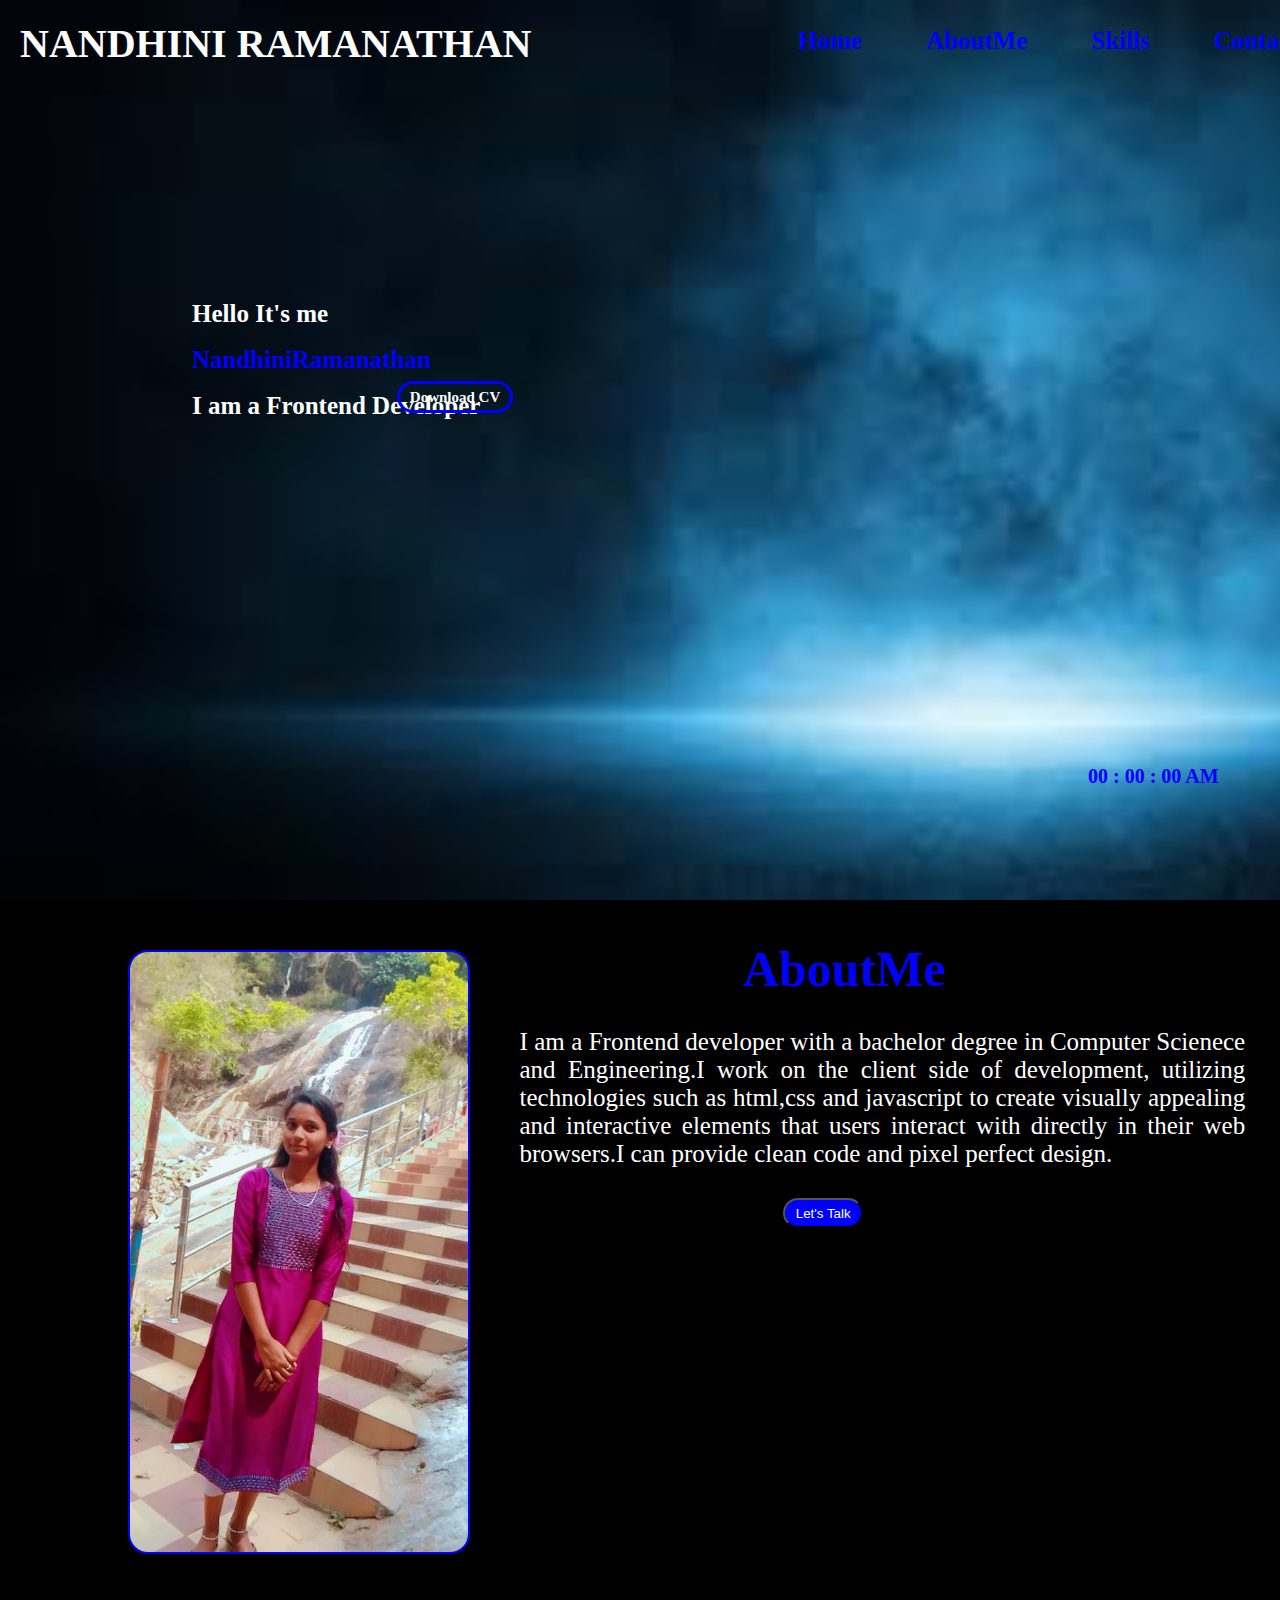
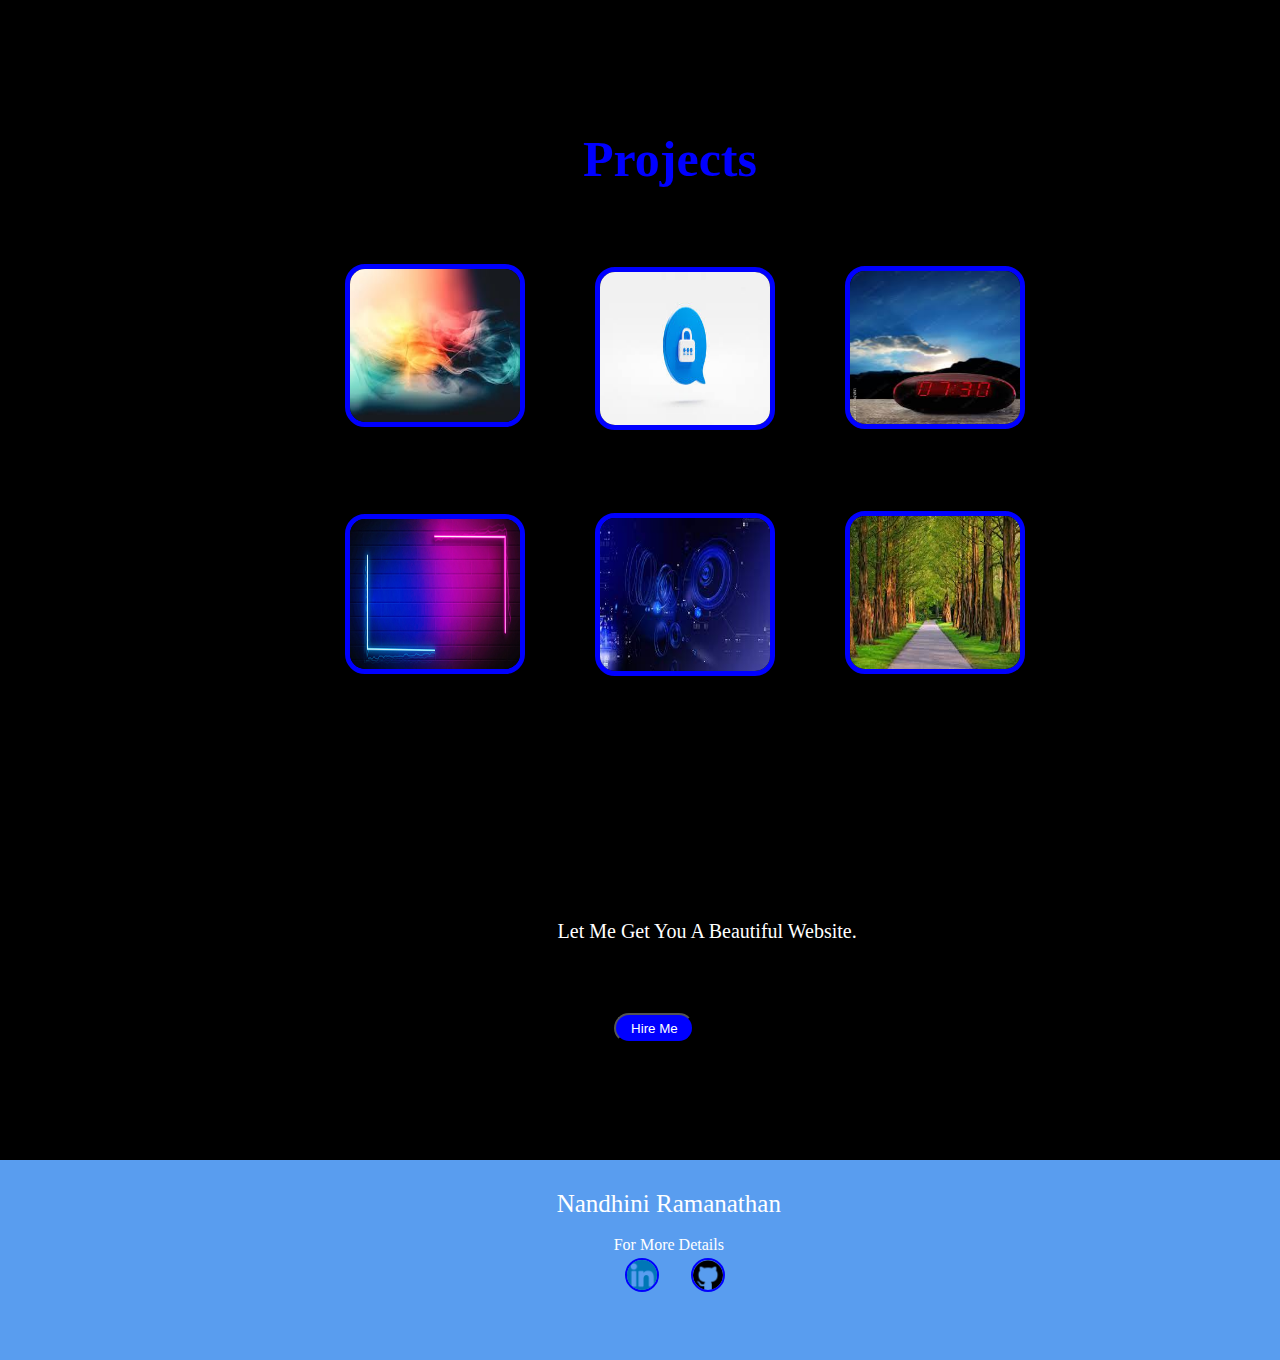
<file: index.html>
<!DOCTYPE html>
<html lang="en">
<head>
    <meta charset="UTF-8">
    <meta name="viewport" content="width=device-width, initial-scale=1.0">
    <title>Document</title>
    <link rel="stylesheet" href="port.css">
    
</head>
<body>
    <div class="hero">

        <h2 class="name">NANDHINI RAMANATHAN</h2>
        <a href="">Home</a>
        <a href="#about1">AboutMe</a>
        <a href="#skill">Skills</a>
        <a href="#cnt">Contact</a>
        

        <div class="content">
            <h3>Hello It's me</h3><br>
            <h2>NandhiniRamanathan</h2><br>
            <h3>I am a Frontend Developer</h3>
        </div>
        <div class="clock">
            <div class="time">
                <span id="hours">00</span>
                <span>:</span>
                <span id="minutes">00</span>
                <span>:</span>
                <span id="seconds">00</span>
                <span id="format">AM</span>
            </div>
    
            <script>
                function time(){
                let clock=new Date()
                let hr=clock.getHours()
                let min=clock.getMinutes()
                let sec=clock.getSeconds()
                let hours=document.querySelector("#hours")
                if(hr>=12)
                format.innerHTML="PM"
                if(hr>12)
                hr=hr-12
                if(hr<10)
                hr="0"+hr
                hours.innerHTML=hr;
                let minutes=document.querySelector("#minutes")
                if(min<10)
                    min="0"+min
                minutes.innerHTML=min;
                let seconds=document.querySelector("#seconds")
                if(sec<10)
                sec="0"+sec
                seconds.innerHTML=sec;
                
                }
                setInterval(time,1000)
            </script>
        </div>

        <div>
            <a href="Nandy.pdf"class="rm" download>Download CV</a>
        </div>
    </div>
        <div class="about" id="about1">
            <img src="nand.jpg" class="nand">
            <div class="cont">
            <h2 class="abt">AboutMe</h2>
            <p class="para">I am a Frontend developer with a bachelor degree in Computer Scienece and Engineering.I work on the client side of development,
                 utilizing technologies such as html,css and javascript 
                 to create visually appealing and interactive elements that users interact with directly in their web browsers.I can provide clean code and pixel perfect design.</p>
                 <div><button class="btn">Let's Talk</button></div>
                </div>
                
</div>

     
<div class="skills" id="skill">
    <h2 class="sk">Projects</h2>
    <div class="bx">
    <div><a href="acolor.html"><img src="color.jpg" class="color"></a></div>
    <div><a href="otp.html"><img src="otpg.jpg" class="otp"></a></div>
    <div><a href="dtime.html"><img src="dc.jpg" class="dtime"></a></div>
    <div><a href="Awall.html"><img src="atime.jpg" class="atime"></a></div>
    <div><a href="convert.html"><img src="convert.jpg" class="length"></a></div>
    <div><a href="car.html"><img src="park.jpg" class="car"></a></div>
    </div>
</div>
   <div id="cnt">
   <div class="contact">
    <p class="ct">Let Me Get You A Beautiful Website.</p>   
    <button id="btn">Hire Me</button>
    </div>

    <div class="ft">
        <p class="end">Nandhini Ramanathan</p>
        <br>
        <p class="ed">For More Details</p>
        <br><br>
        <br>
        <div class="social">
          <!-- <a href="mailto:nandhini4122001@gmail.com"><img src="em.png" class="em"></a> -->
          <a href="https://www.linkedin.com/in/nandhini4122001"><img src="link.png" class="link"></a>
          <a href="https://github.com/"><img src="gt.png" class="gt"></a>

        </div>
    </div>
</div>
</body>
</html>
</file>
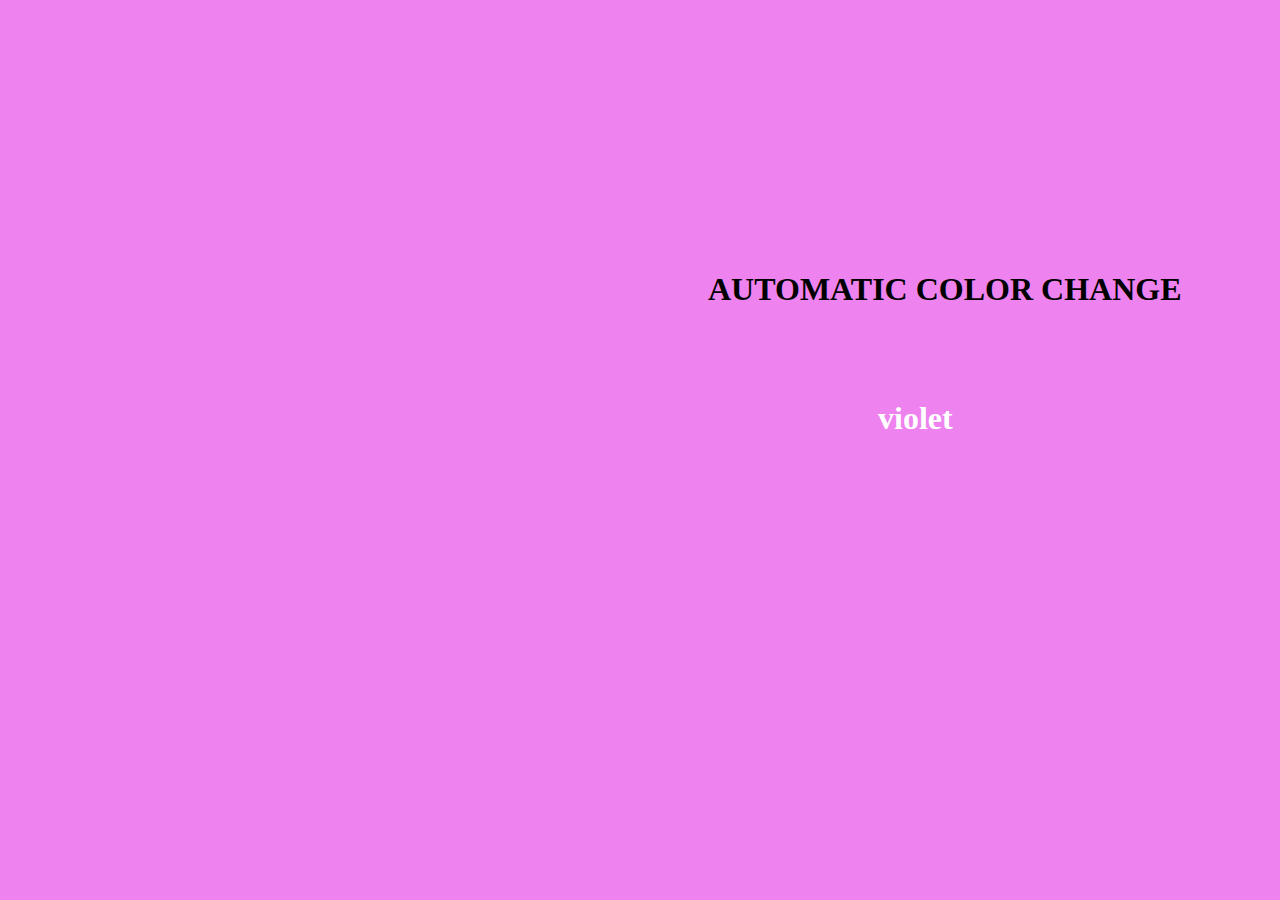
<file: acolor.html>
<!DOCTYPE html>
<html lang="en">
<head>
    <meta charset="UTF-8">
    <meta name="viewport" content="width=device-width, initial-scale=1.0">
    <title>Document</title>
    <link rel="stylesheet" href=" color.css">

</head>
<body>
    <h1> AUTOMATIC COLOR CHANGE</h1>
    <h1 id="text"></h1>
    
    <script>
        function rand(){
        let body=document.querySelector("body")
        let color=['red','brown','yellow','yellowgreen','green','violet','blue','skyblue','orange','aqua','crimson','deeppink','darkmagenta'];
        let colorindex=Math.floor(Math.random()*color.length);
        body.style.backgroundColor=color[colorindex];
        let text=document.querySelector("#text")
        text.innerHTML=color[colorindex];
        }
        rand()
        setInterval(rand,1000)
    </script>
</body>
</html>
</file>
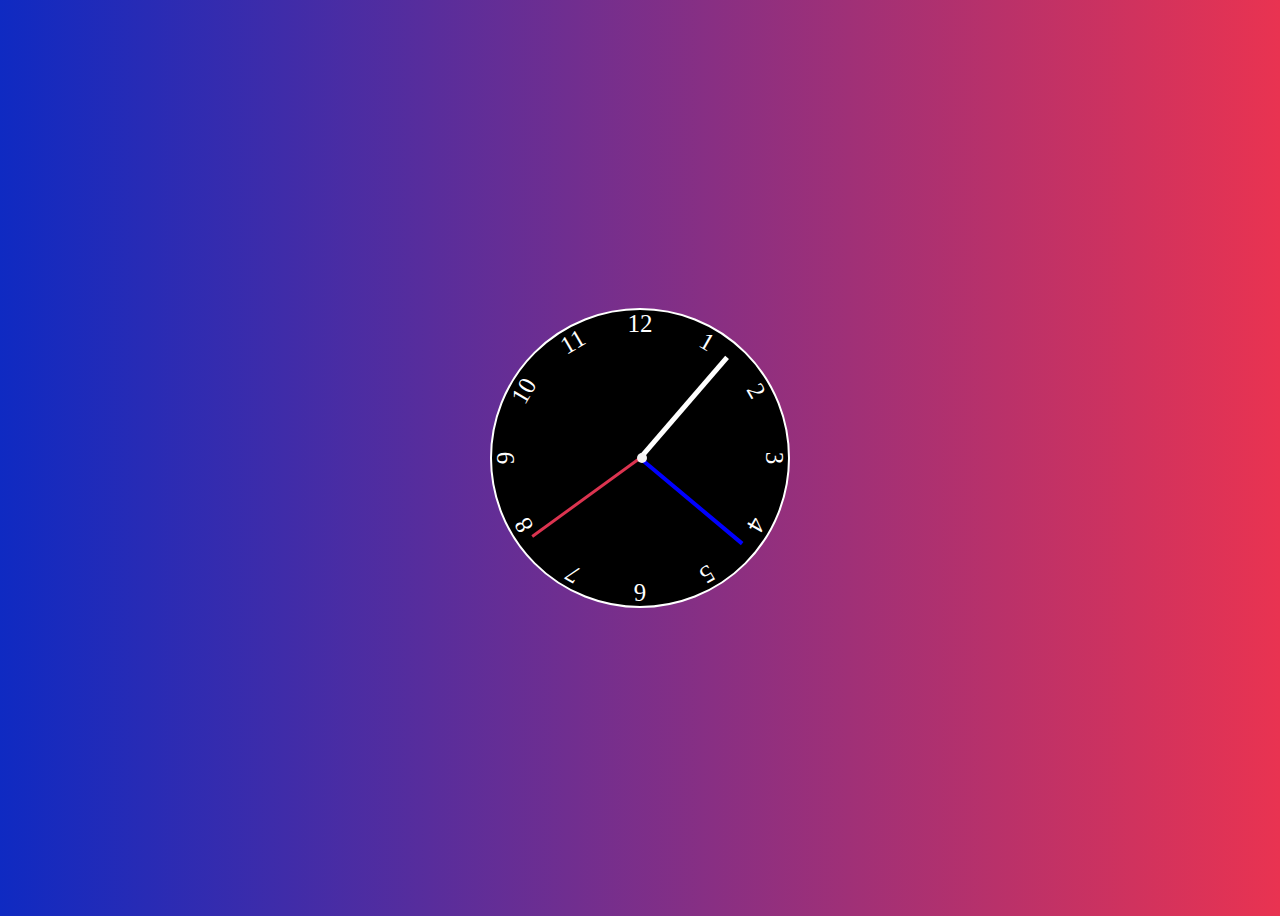
<file: Awall.html>
<!DOCTYPE html>
<html lang="en">
<head>
    <meta charset="UTF-8">
    <meta name="viewport" content="width=device-width, initial-scale=1.0">
    <title>Document</title>
    <link rel="stylesheet" href="wall.css">
</head>
<body>
    <div class="clock">
        <div class="hand hour" id="hour"></div>
        <div class="hand minute" id="minute"></div>
        <div class="hand second" id="second"></div>
        <div class="point"></div>
        <div class=" number number1">1</div>
        <div class="number number2">2</div>
        <div class="number number3">3</div>
        <div class="number number4">4</div>
        <div class="number number5">5</div>
        <div class="number number6">6</div>
        <div class="number number7">7</div>
        <div class="number number8">8</div>
        <div class="number number9">9</div>
        <div class="number number10">10</div>
        <div class="number number11">11</div>
        <div class="number number12">12</div>

    </div>
    <script>
        let hour=document.querySelector("#hour")
        let minute=document.querySelector("#minute")
        let second=document.querySelector("#second")
         function clock(){
            let clock=new Date();
            let sec=clock.getSeconds()/60;
            let min=(sec+clock.getMinutes())/60;
            let hr=(min+clock.getHours())/12;
            setRotation(second,sec);
            setRotation(minute,min);
            setRotation(hour,hr);
         }
         function setRotation(element,rotationRatio){
            element.style.setProperty("--rotation",rotationRatio*360);
         }
         clock();
         setInterval(clock,1000)
    </script>
</body>
</html>
</file>
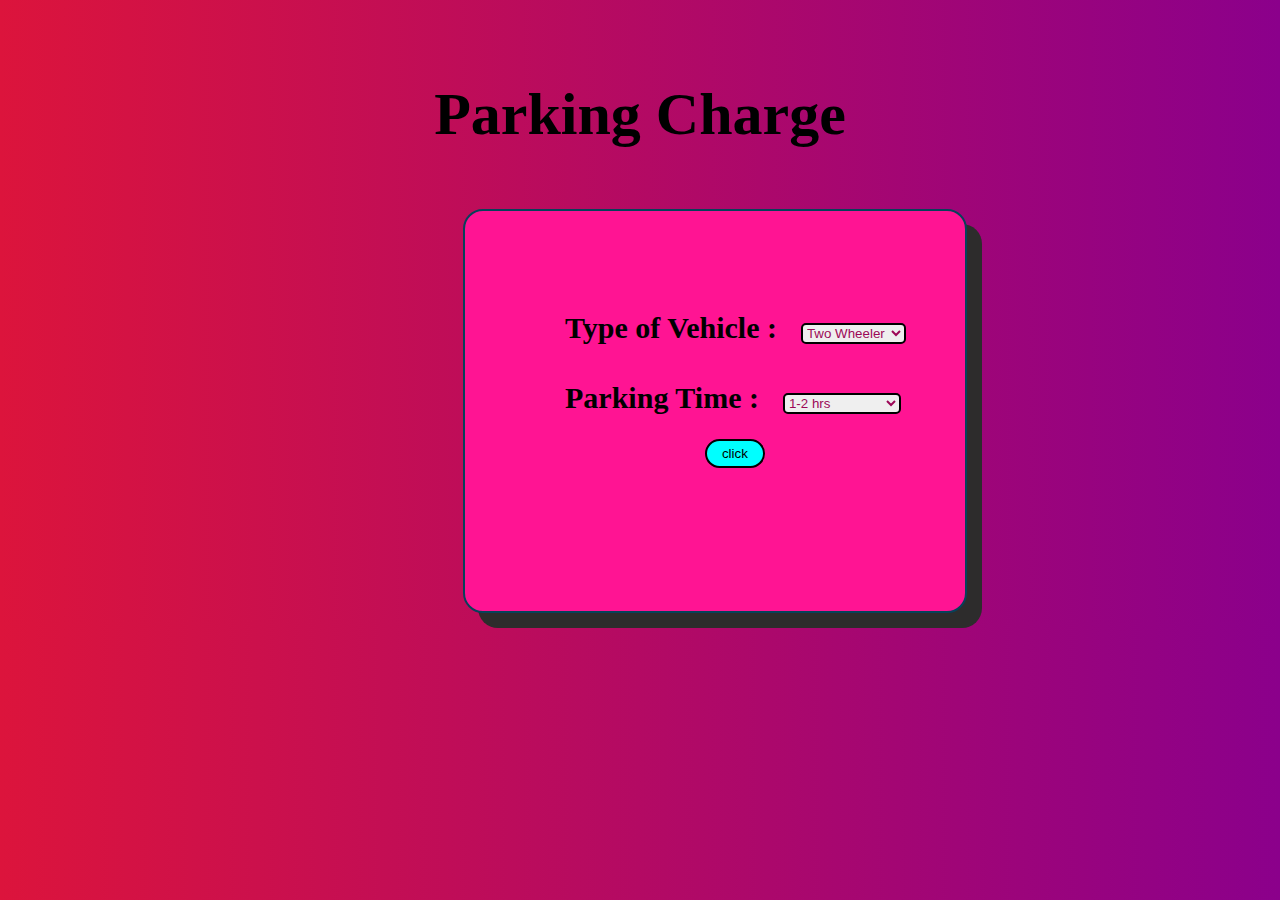
<file: car.html>
<!DOCTYPE html>
<html lang="en">
<head>
    <meta charset="UTF-8">
    <meta name="viewport" content="width=device-width, initial-scale=1.0">
    <title>Document</title>
    <link rel="stylesheet" href="car.css">
</head>
<body>
    <h1>Parking Charge</h1>
    <div class="car">
        <label> Type of Vehicle :</label>
        <select id="input1">
            <option value="Two wheeler">Two Wheeler</option>
            <option value="Four wheeler">Four Wheeler</option>
        </select><br>
        <br><br>
        <label>Parking Time :</label>
        <select id="input2">
            <option value="1-2 hrs">1-2 hrs</option>
            <option value="2-4 hrs">2-4 hrs</option>
            <option value="4-6 hrs">4-6 hrs</option>
            <option value="More than 6 hrs">More than 6 hrs</option>
        </select>
        <button type="submit" id="btn">click</button>
        <h3 id="output"></h3>
   

        <script>
            let button=document.querySelector("button");
            button.addEventListener('click',display);

            function display(){
                let input1=document.querySelector("#input1");
                let input2=document.querySelector("#input2");
                let output1=input1.options[input1.selectedIndex].value;
                let output2=input2.options[input2.selectedIndex].value;

                 if(output1=="Two wheeler")
                 if(output2=="1-2 hrs")
                 output.innerHTML=" Parking Charge is 20Rs";
                else if(output2=="2-4 hrs")
                output.innerHTML="Parking Charge is 40Rs";
                else if(output2=="4-6 hrs")
                output.innerHTML="Parking Charge is 60Rs";
                // else if(output2=="More Than 6 hrs")
                // output.innerHTML="Parking Charge is 80Rs";
                else
                output.innerHTML="Parking charge is 80Rs";
            
                else if(output1=="Four wheeler")
                if(output2=="1-2 hrs")
                 output.innerHTML=" Parking Charge is 30Rs";
                else if(output2=="2-4 hrs")
                output.innerHTML="Parking Charge is 60Rs";
                else if(output2=="4-6 hrs")
                output.innerHTML="Parking Charge is 90Rs";
                // else if(output2=="More Than 6 hrs")
                // output.innerHTML="Parking Charge is 120Rs";
                else
                output.innerHTML="Parking Charge is 120Rs";
                
            }
        </script>
         </div>
    
</body>
</html>
</file>
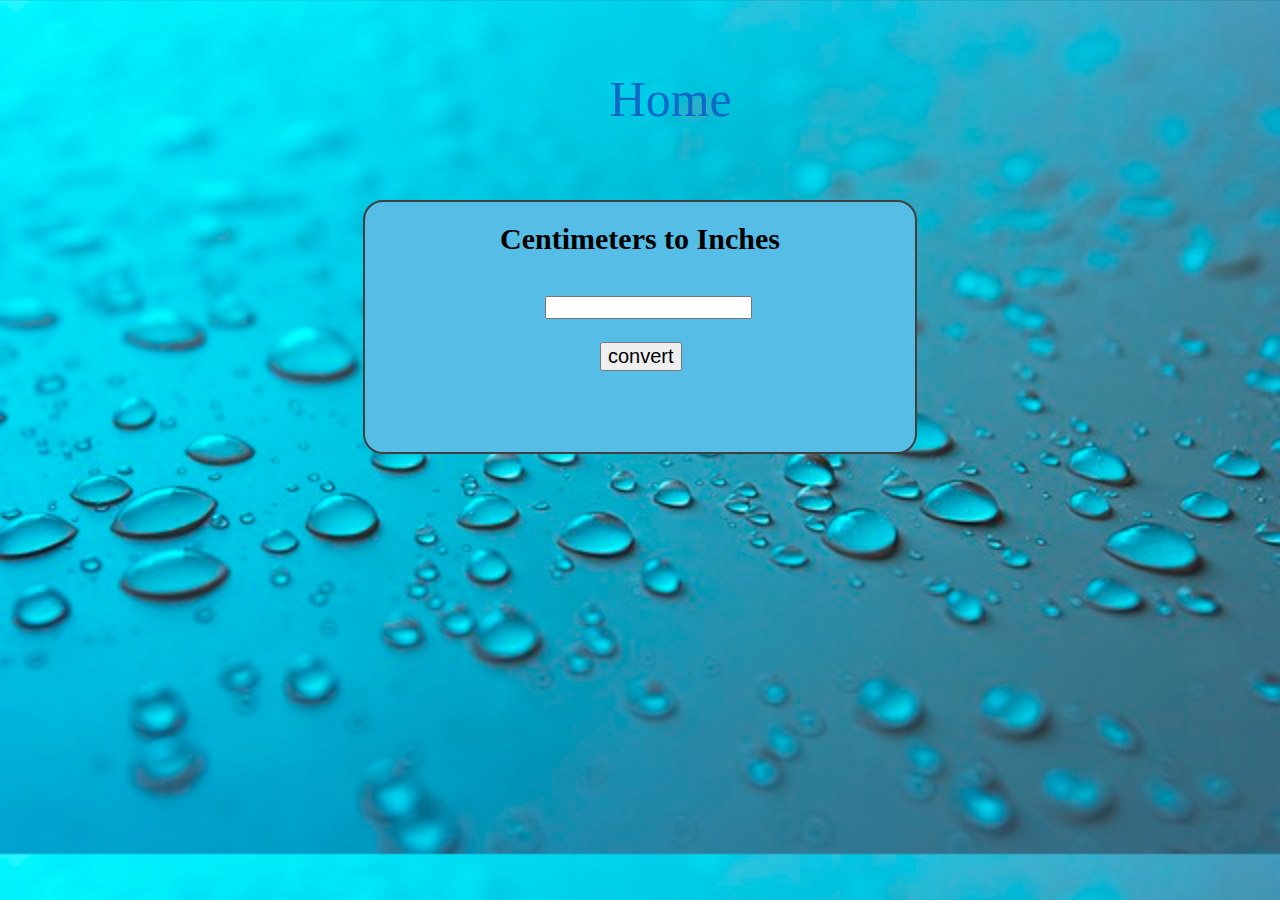
<file: cm.html>
<!DOCTYPE html>
<html lang="en">
<head>
    <meta charset="UTF-8">
    <meta name="viewport" content="width=device-width, initial-scale=1.0">
    <title>Document</title>
    <link rel="stylesheet" href="cm.css">
</head>
<body>  
    <a href="convert.html">Home</a>
    <div class="box">
    <h1>Centimeters to Inches</h1>
    <input type="number" id="centi"><br><br>
    <button onclick="convert()">convert</button>
    <h2 id="inch"></h2>
    <script>
        function convert(){
        let input=document.getElementById("centi").value
        let output=document.getElementById("inch")
        let c=input/2.54
        output.innerHTML=c
        }
    </script>
    </div>
</body>
</html>
</file>
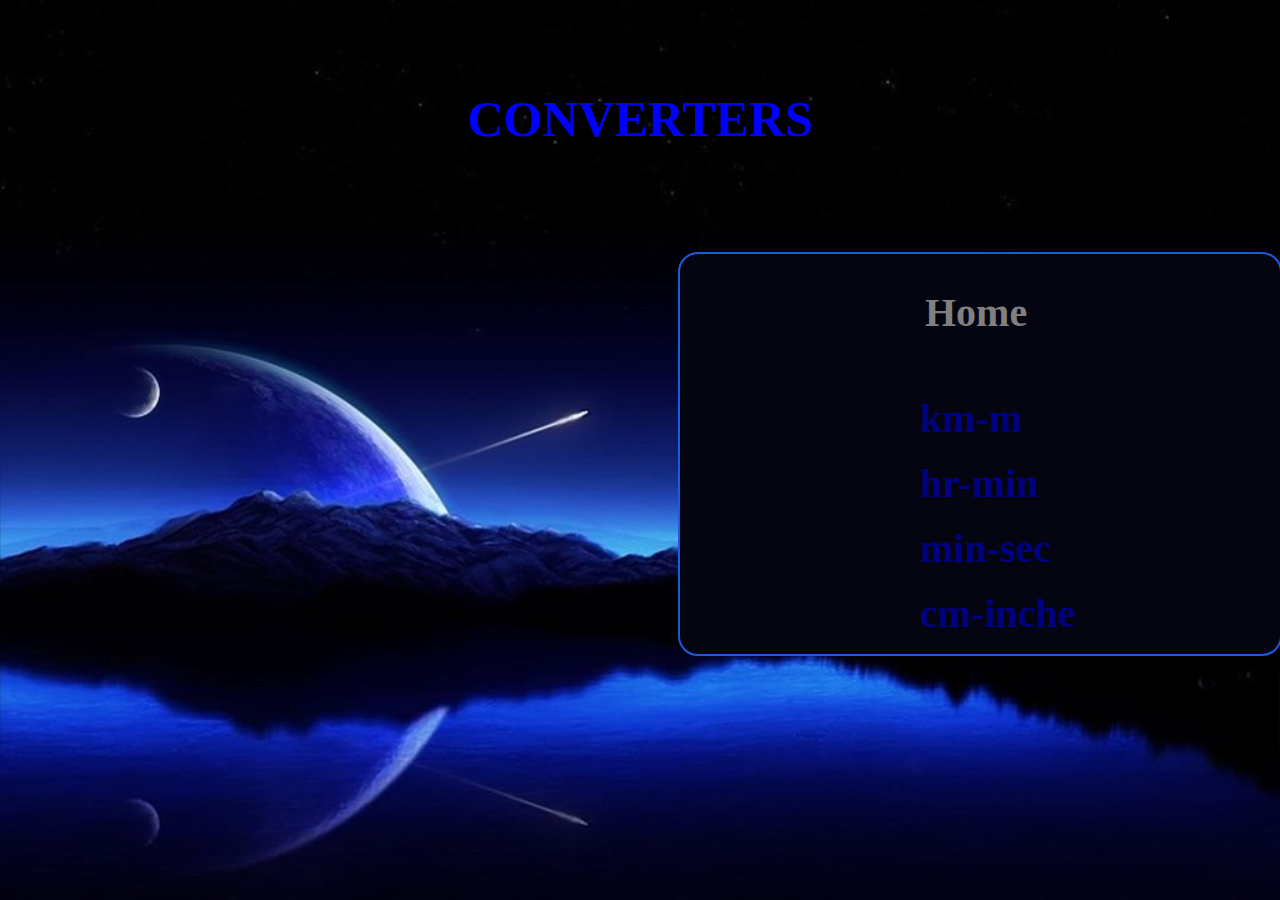
<file: convert.html>
<!DOCTYPE html>
<html lang="en">
<head>
    <meta charset="UTF-8">
    <meta name="viewport" content="width=device-width, initial-scale=1.0">
    <title>Document</title>
    <link rel="stylesheet" href="convert.css">
</head>
<body>

    
    <h1>CONVERTERS</h1>
    <div class="box">
      <a href="convert.html" class="a">Home</a><br><br>
     <ul class="new">
      <a href="km.html">km-m</a><br><br>
      <a href="hr.html">hr-min</a><br><br>
      <a href="sec.html">min-sec</a><br><br>
      <a href="cm.html">cm-inche</a><br><br>
     </ul>
     </div>
     
   


    </body>
    </html>
</file>
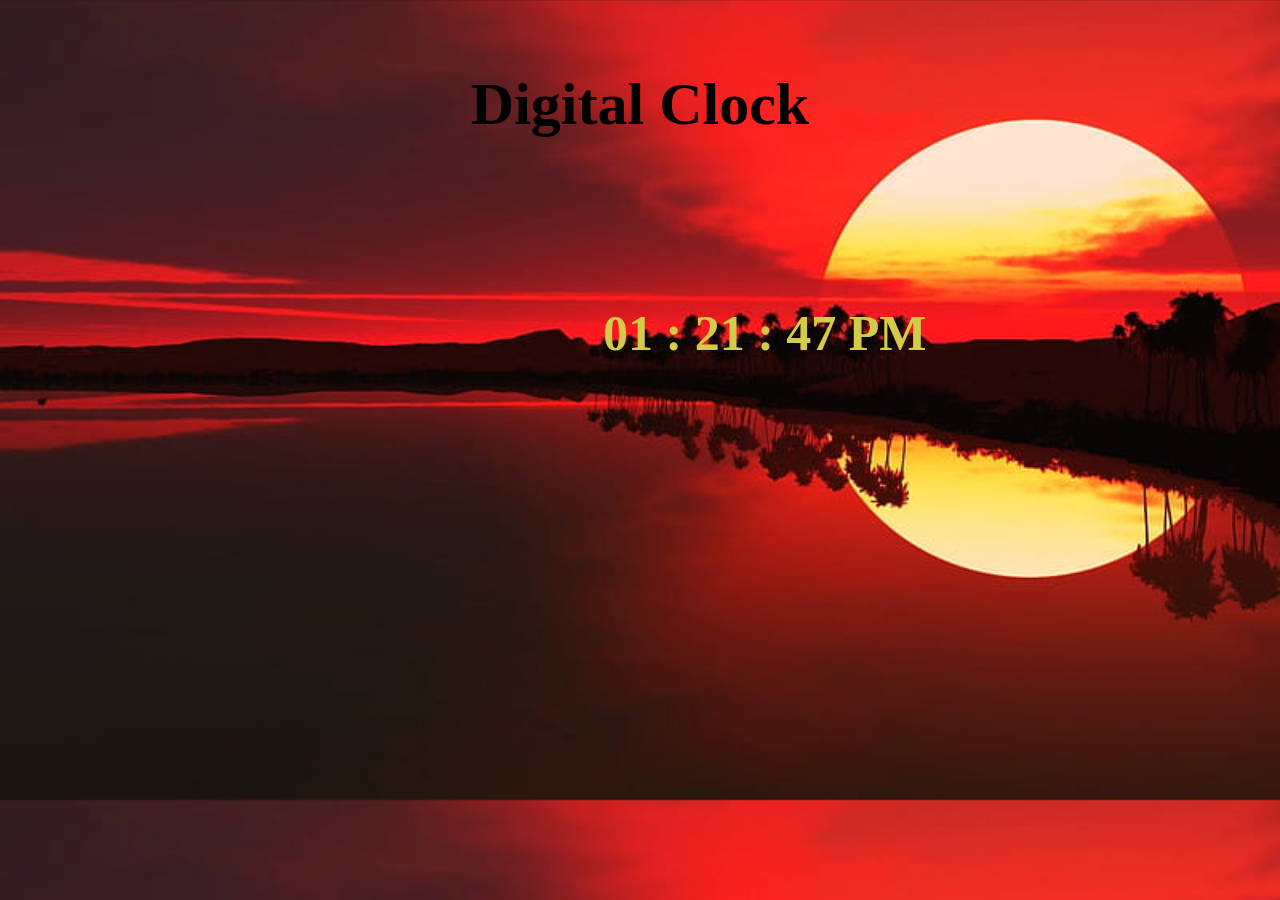
<file: dtime.html>
<!DOCTYPE html>
<html lang="en">
<head>
    <meta charset="UTF-8">
    <meta name="viewport" content="width=device-width, initial-scale=1.0">
    <title>Document</title>
    <link rel="stylesheet" href="time.css">
</head>
<body>
    <h1>Digital Clock</h1>
    <div class="time">
    <span id="hours">00</span>
    <span>:</span>
    <span id="minutes">00</span>
    <span>:</span>
    <span id="seconds">00</span>
    <span id="format">AM</span>
    <!-- <button onclick="time()">click</button> -->
</div>
    
    <script>
        function time(){
        let clock=new Date()
        let hr=clock.getHours()
        let min=clock.getMinutes()
        let sec=clock.getSeconds()
        let hours=document.querySelector("#hours")
        if(hr>=12)
        format.innerHTML="PM"
        if(hr>12)
        hr=hr-12
        if(hr<10)
        hr="0"+hr
        hours.innerHTML=hr;
        let minutes=document.querySelector("#minutes")
        if(min<10)
            min="0"+min
        minutes.innerHTML=min;
        let seconds=document.querySelector("#seconds")
        if(sec<10)
        sec="0"+sec
        seconds.innerHTML=sec;
        
        }
        time();
        setInterval(time,1000)
    </script>
</body>
</html>
</file>
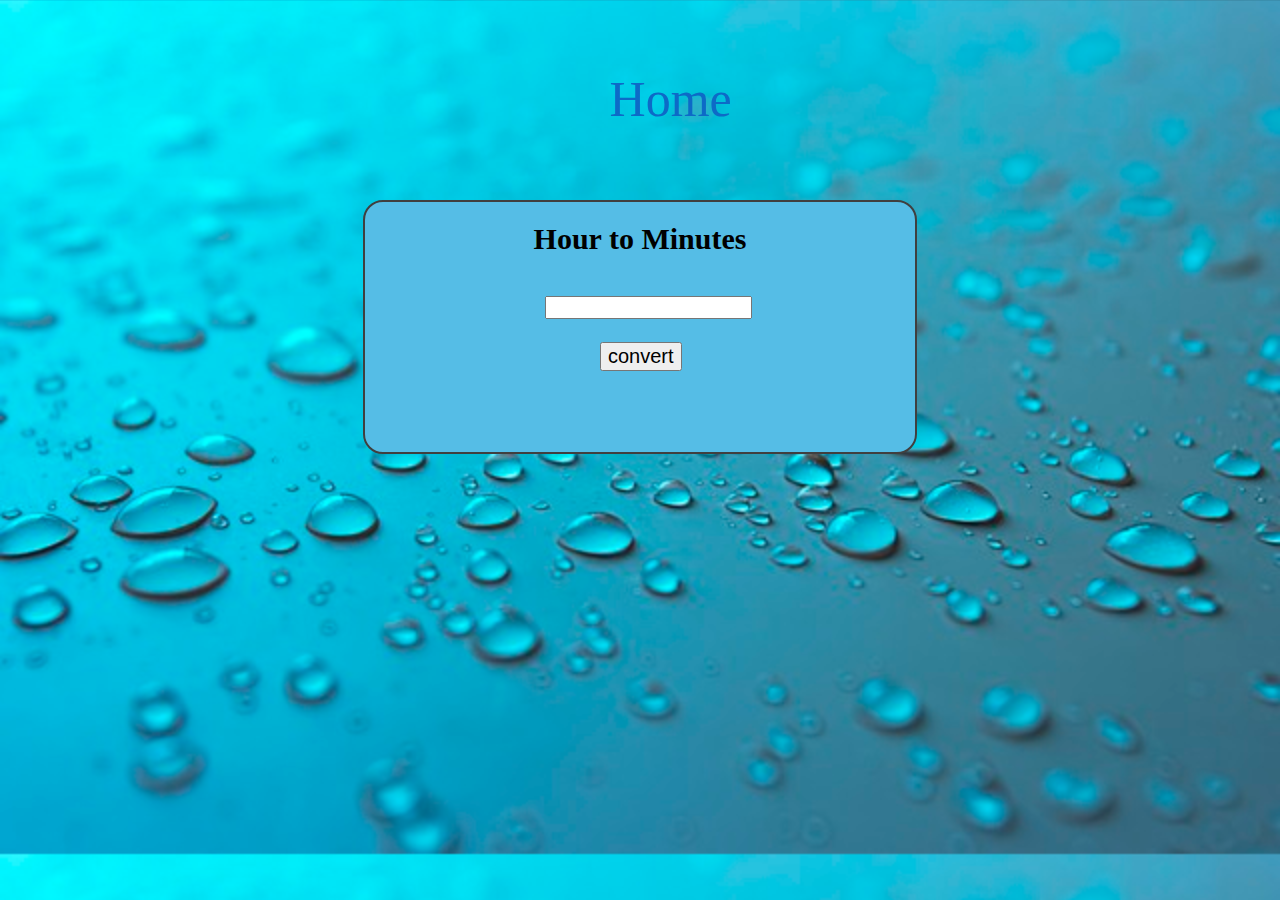
<file: hr.html>
<!DOCTYPE html>
<html lang="en">
<head>
    <meta charset="UTF-8">
    <meta name="viewport" content="width=device-width, initial-scale=1.0">
    <title>Document</title>
    <link rel="stylesheet" href="hr.css">
</head>
<body>
 <a href="convert.html">Home</a>
    <div class="box">
    <h1>Hour to Minutes</h1>
    <input type="number" id="hr"><br><br>
    <button onclick="convert()">convert</button>
    <h2 id="min"></h2>
    <script>
        function convert(){
        let input=document.getElementById("hr").value
        let output=document.getElementById("min")
        let c=input*60
        output.innerHTML=c
        }
    </script>
    </div>
</body>
</html>
</file>
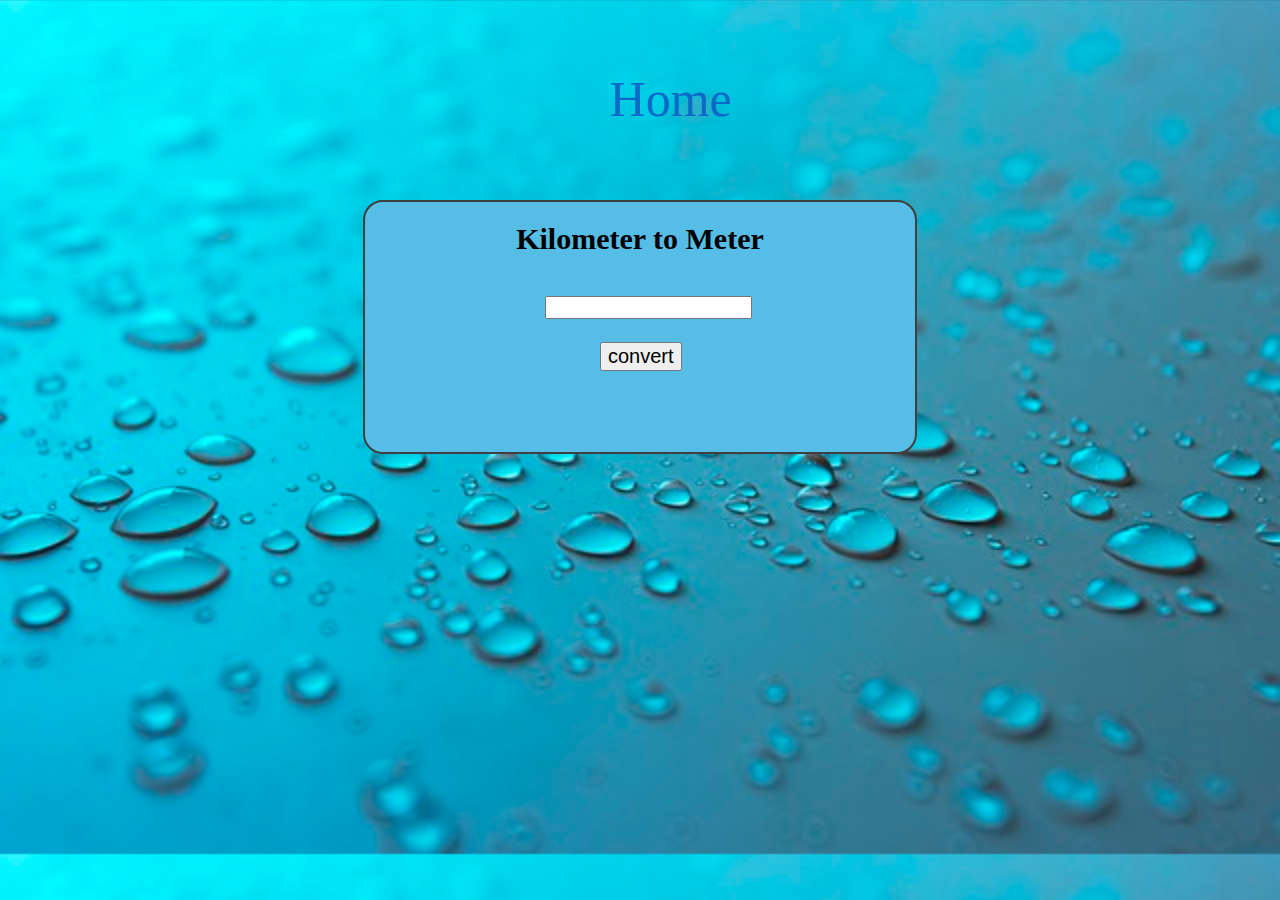
<file: km.html>
<!DOCTYPE html>
<html lang="en">
<head>
    <meta charset="UTF-8">
    <meta name="viewport" content="width=device-width, initial-scale=1.0">
    <title>Document</title>
    <link rel="stylesheet" href="m.css">
</head>
<body>
    <a href="convert.html">Home</a>
    <div class="box">
    <h1>Kilometer to Meter</h1>
    <input type="number" id="kilo"><br><br>
    <button onclick="convert()">convert</button>
    <h2 id="meter"></h2>
    <script>
        function convert(){
        let input=document.getElementById("kilo").value
        let output=document.getElementById("meter")
        let c=input*1000;
        output.innerHTML=c
        }
    </script>
    </div>
</body>
</html>
</file>
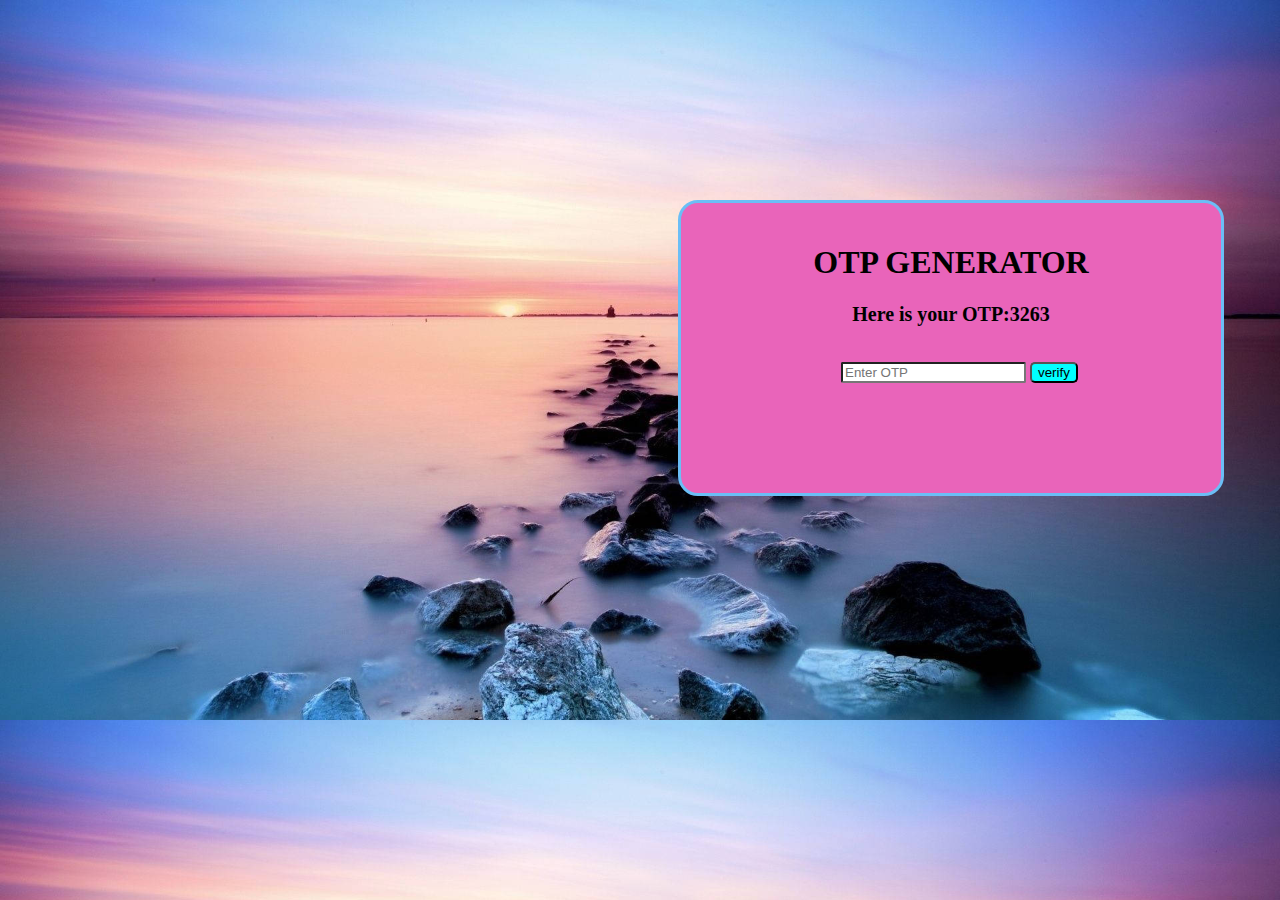
<file: otp.html>
<!DOCTYPE html>
<html lang="en">
<head>
    <meta charset="UTF-8">
    <meta name="viewport" content="width=device-width, initial-scale=1.0">
    <title>Document</title>
    <link rel="stylesheet" href="otp.css">
</head>
<body>
    <div class="container">
    <h1>OTP GENERATOR</h1>
    <lable>Here is your OTP:<span id="num">3263</span></lable>
    <br><br>
   <input type="text" id="otp" placeholder="Enter OTP">
   <button id="btn">verify</button>
   <p id="output"></p>
   </div>

    <script>
        function generate(){
        let random=Math.floor(1000+Math.random()*9000)
        return random;
        }
        function update(){
            let num=document.getElementById("num")
            let input=generate();
            num.innerHTML=input;
            return num;
        } 
        let button=document.getElementById("btn")
        button.addEventListener('click',function(){
            let num=document.getElementById("num")
            let otp=document.getElementById("otp")
            let output=document.getElementById("output")
             let generatedotp=num.innerHTML
             let enteredotp=otp.value;
             if(generatedotp===enteredotp)
             output.innerHTML="Registered"
            else
            output.innerHTML="Rejected"
        })
         setInterval(update,5000)
    </script>
</body>
</html>
</file>
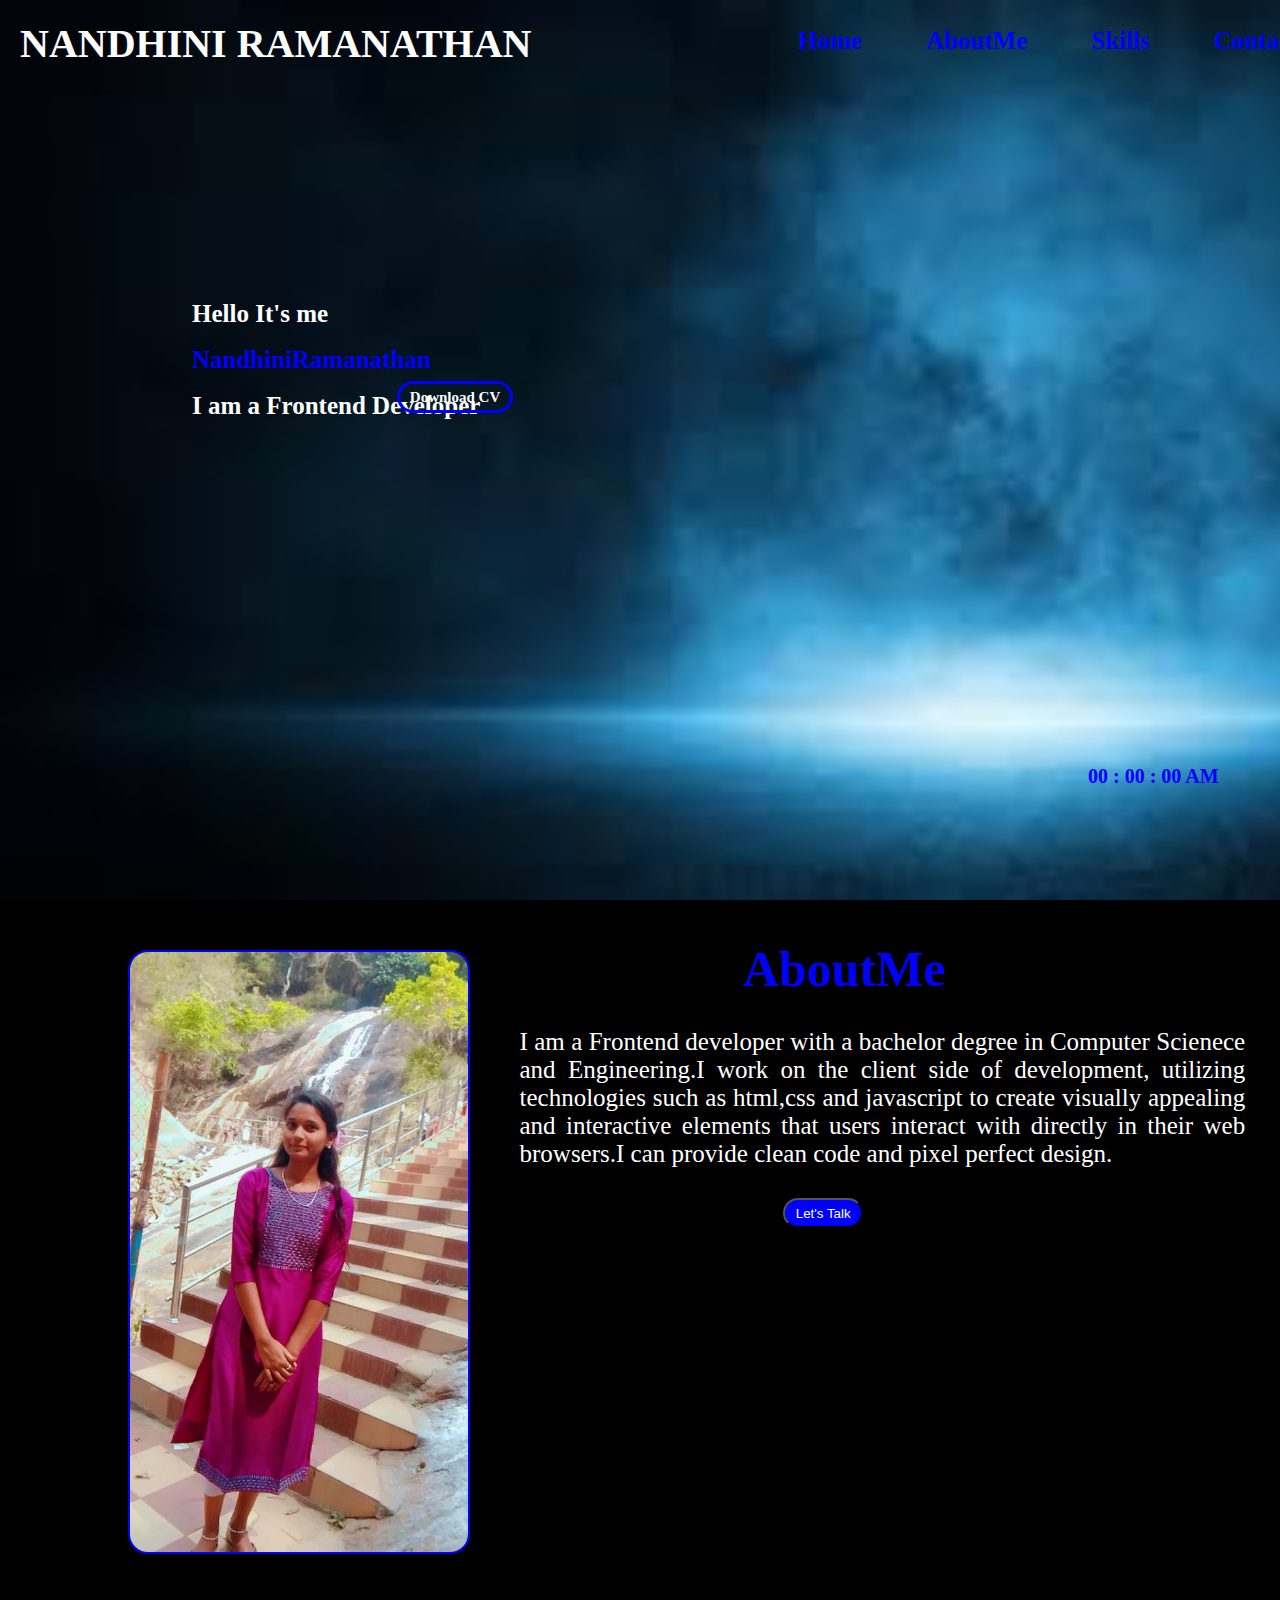
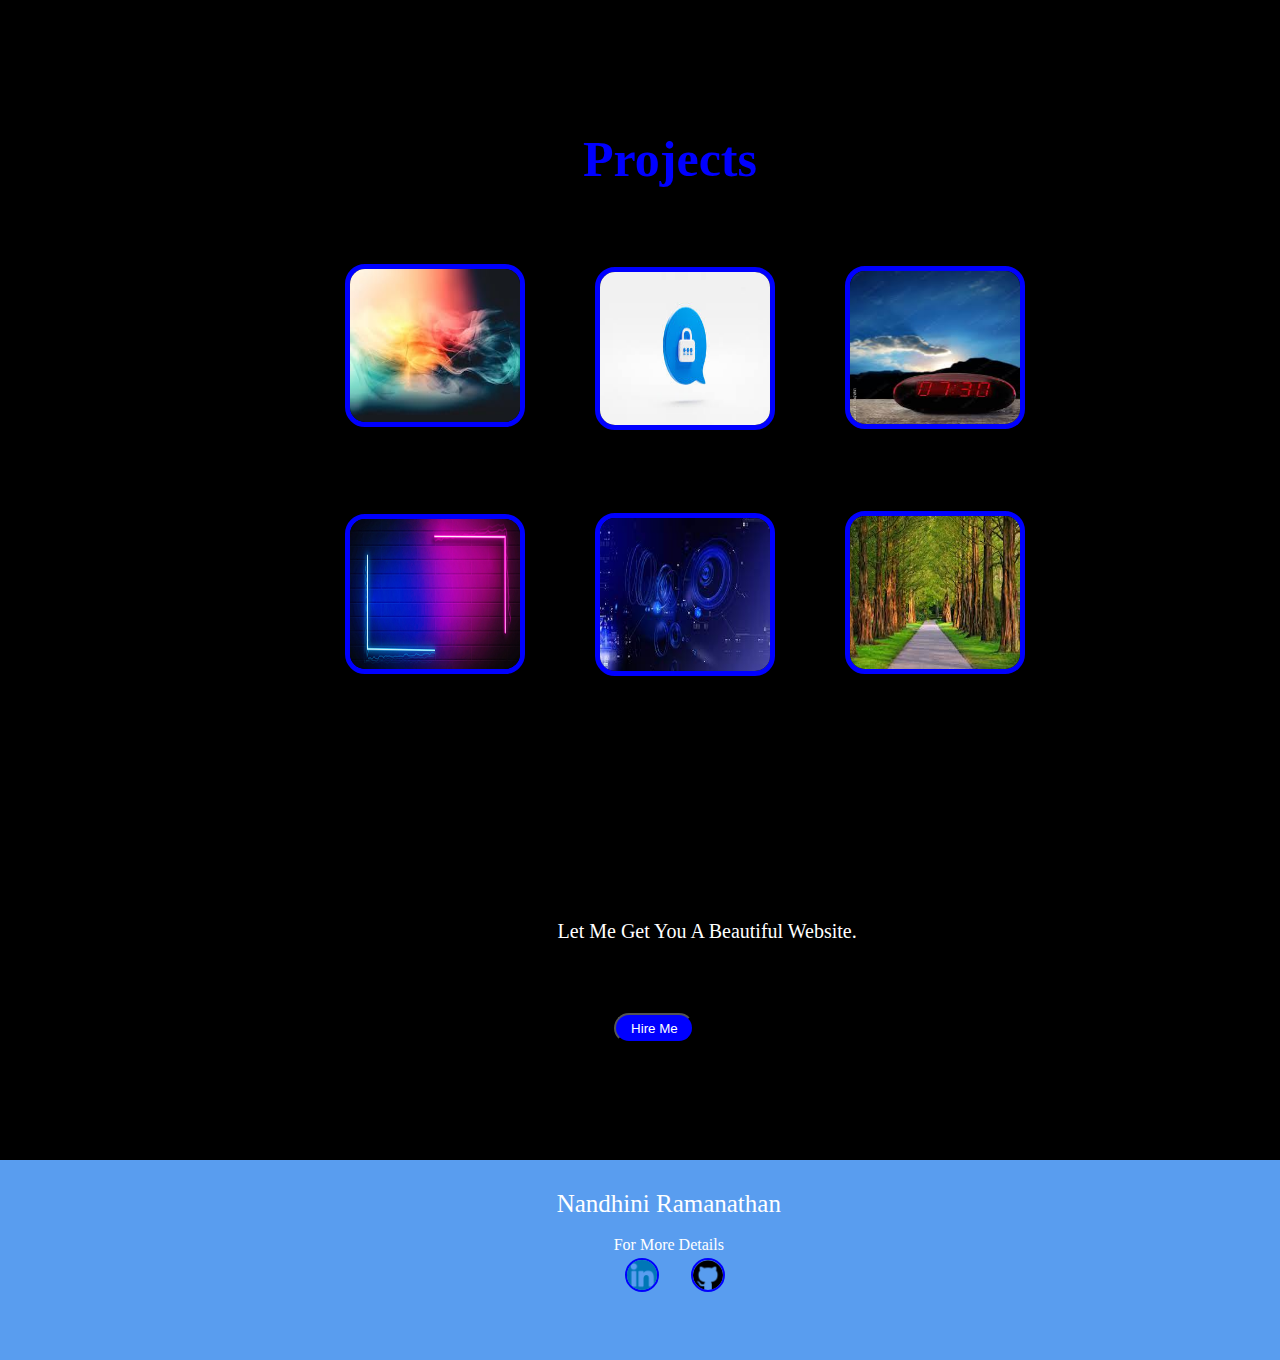
<file: port.html>
<!DOCTYPE html>
<html lang="en">
<head>
    <meta charset="UTF-8">
    <meta name="viewport" content="width=device-width, initial-scale=1.0">
    <title>Document</title>
    <link rel="stylesheet" href="port.css">
    
</head>
<body>
    <div class="hero">

        <h2 class="name">NANDHINI RAMANATHAN</h2>
        <a href="">Home</a>
        <a href="#about1">AboutMe</a>
        <a href="#skill">Skills</a>
        <a href="#cnt">Contact</a>
        

        <div class="content">
            <h3>Hello It's me</h3><br>
            <h2>NandhiniRamanathan</h2><br>
            <h3>I am a Frontend Developer</h3>
        </div>
        <div class="clock">
            <div class="time">
                <span id="hours">00</span>
                <span>:</span>
                <span id="minutes">00</span>
                <span>:</span>
                <span id="seconds">00</span>
                <span id="format">AM</span>
            </div>
    
            <script>
                function time(){
                let clock=new Date()
                let hr=clock.getHours()
                let min=clock.getMinutes()
                let sec=clock.getSeconds()
                let hours=document.querySelector("#hours")
                if(hr>=12)
                format.innerHTML="PM"
                if(hr>12)
                hr=hr-12
                if(hr<10)
                hr="0"+hr
                hours.innerHTML=hr;
                let minutes=document.querySelector("#minutes")
                if(min<10)
                    min="0"+min
                minutes.innerHTML=min;
                let seconds=document.querySelector("#seconds")
                if(sec<10)
                sec="0"+sec
                seconds.innerHTML=sec;
                
                }
                setInterval(time,1000)
            </script>
        </div>

        <div>
            <a href="Nandy.pdf"class="rm" download>Download CV</a>
        </div>
    </div>
        <div class="about" id="about1">
            <img src="nand.jpg" class="nand">
            <div class="cont">
            <h2 class="abt">AboutMe</h2>
            <p class="para">I am a Frontend developer with a bachelor degree in Computer Scienece and Engineering.I work on the client side of development,
                 utilizing technologies such as html,css and javascript 
                 to create visually appealing and interactive elements that users interact with directly in their web browsers.I can provide clean code and pixel perfect design.</p>
                 <div><button class="btn">Let's Talk</button></div>
                </div>
                
</div>

     
<div class="skills" id="skill">
    <h2 class="sk">Projects</h2>
    <div class="bx">
    <div><a href="acolor.html"><img src="color.jpg" class="color"></a></div>
    <div><a href="otp.html"><img src="otpg.jpg" class="otp"></a></div>
    <div><a href="dtime.html"><img src="dc.jpg" class="dtime"></a></div>
    <div><a href="Awall.html"><img src="atime.jpg" class="atime"></a></div>
    <div><a href="convert.html"><img src="convert.jpg" class="length"></a></div>
    <div><a href="car.html"><img src="park.jpg" class="car"></a></div>
    </div>
</div>
   <div id="cnt">
   <div class="contact">
    <p class="ct">Let Me Get You A Beautiful Website.</p>   
    <button id="btn">Hire Me</button>
    </div>

    <div class="ft">
        <p class="end">Nandhini Ramanathan</p>
        <br>
        <p class="ed">For More Details</p>
        <br><br>
        <br>
        <div class="social">
          <!-- <a href="mailto:nandhini4122001@gmail.com"><img src="em.png" class="em"></a> -->
          <a href="https://www.linkedin.com/in/nandhini4122001"><img src="link.png" class="link"></a>
          <a href="https://github.com/"><img src="gt.png" class="gt"></a>

        </div>
    </div>
</div>
</body>
</html>
</file>
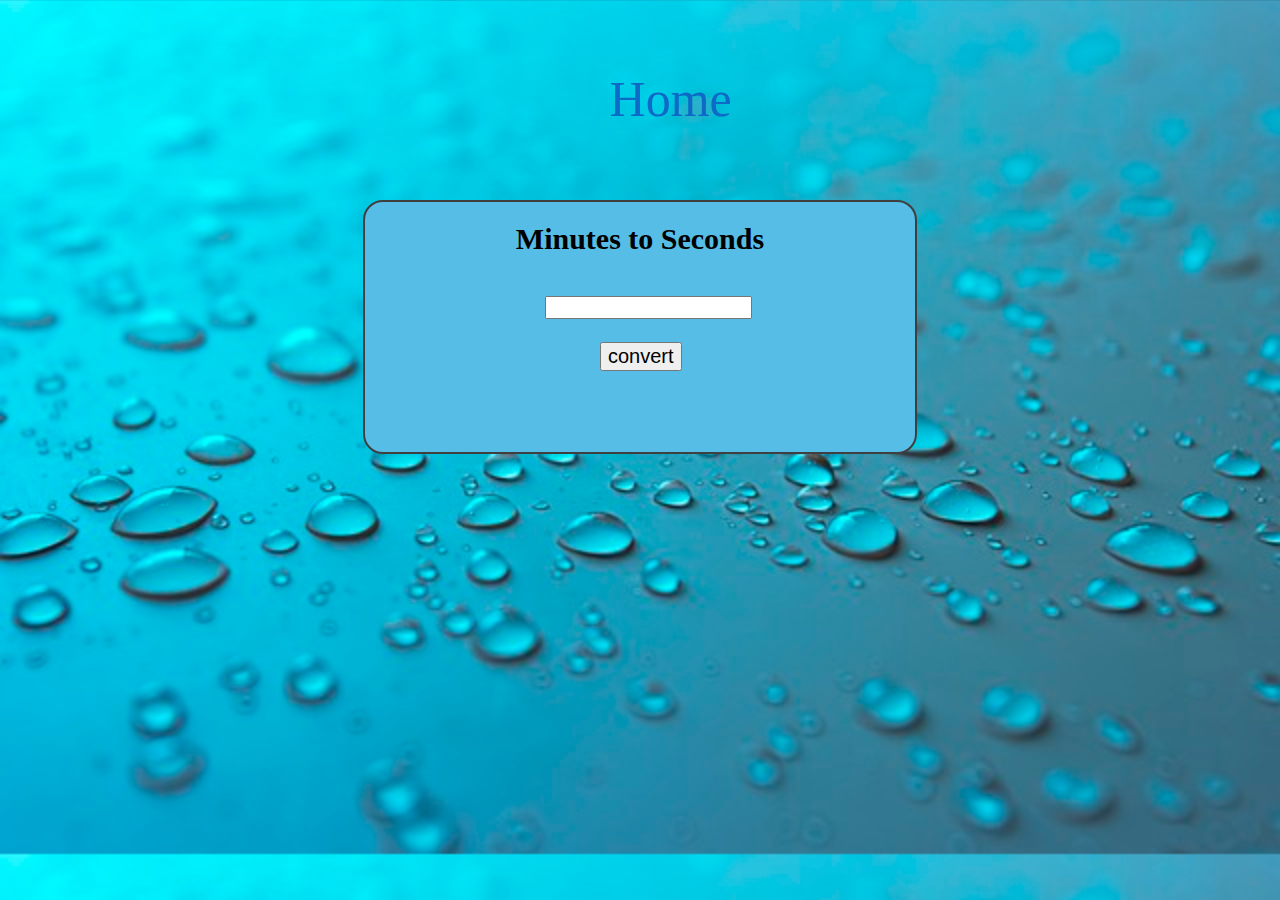
<file: sec.html>
<!DOCTYPE html>
<html lang="en">
<head>
    <meta charset="UTF-8">
    <meta name="viewport" content="width=device-width, initial-scale=1.0">
    <title>Document</title>
    <link rel="stylesheet" href="sec.css">
</head>
<body>
    <a href="convert.html">Home</a>
    <div class="box">
    <h1>Minutes to Seconds</h1>
    <input type="number" id="min"><br><br>
    <button onclick="convert()">convert</button>
    <h2 id="sec"></h2>
    <script>
        function convert(){
        let input=document.getElementById("min").value
        let output=document.getElementById("sec")
        let c=input*60
        output.innerHTML=c
        }
    </script>
    </div>
</body>
</html>
</file>
<file: port.css>
*{
    padding:0;
    margin:0;
    
}
.hero{
  background-image: url(backimg.jpg);
  background-size:cover;
  height:100vh;
  width:100%;
  
} 
.name{
    position: relative;
    top:20px;
    left:20px;
    color:white;
    font-size:40px; 
}
.content{
    position:relative;
    top:25%;
    left:15%;
}
h3{
    color:white;
    font-size:25px;
}
h2{color:blue;
font-size:25px;}
.btn{
    color: white;
    background-color:blue;
    border-radius: 15px;
    height:30px;
    width:80px;
    position:relative;
    /* bottom:25px; */
    left:35%;
    border-color: none;
    top:80px;
}.btn:hover{
    background-color: transparent;
}

a{ 
    text-decoration: none;
    position: relative;
    bottom:20px;
    left:60%; 
    font-size: 25px;
    padding:30px;
    font-weight: bold;
    color:blue
}

a:hover{
    color: white; 
}
.about{
    background-color:black;
    display: flex;
    height:750px;
}
.nand{
    height:80%;
    width:70%;
    margin-left:10%;
    position: relative;
    top:50px;
    border-radius:20px;
    border: 2px solid blue;
}
.cont{
    color: white;
    position: relative;
    top:20px;
    left:30px;
    font-size:20px;
}
p{
    position:relative;
    top:30px;
    margin-right:8%;
    margin-left:20px;
}.abt{font-size: 50px;
position:relative;
left:30%;
top:20px;
}
.skills{
     background-color:black;
     color:white;
     height:840px;
     width:100%;
}.sk{
    font-size:50px;
    text-align:center;
    position:relative;
    top:80px;
    left:30px;
   
}
.bx{
    position:relative;
    top:14%;
    left:70px;
    display:grid;
    grid-template-columns:250px 250px 250px;
    justify-content: center;
    align-items: center;
   
}
.skills a{
    color:blue;
    position: relative;
    top:40px;
    left:10px;
    text-decoration: underline;
}
.contact{
    background-color:black;
   color:white;
   position: relative;
   height:270px;
   width:100%;
}
.ct{
    font-size: 20px;
    position: relative;
    left:42%;
}
.nandy{
  position: relative;
  left:40px;
}
iframe{
    position: relative;
    left:40px;
}.para{
    font-size: 25px;
    text-align: justify;
    position: relative;
    top:50px;
}
.time{
    color:blue;
    position: relative;
    top:570px;
    left:85%;
    font-size:20px;
    font-weight: bold;
}

.rm{
    text-decoration: none;
    border:3px solid blue;
    padding:5px 10px 5px 10px;
    border-radius:25px;
    font-size: 15px;
    color:white;
    position: relative;
    left:31%;
    top:170px;

    }
    #btn{
        color: white;
    background-color:blue;
    border-radius: 15px;
    height:30px;
    width:80px;
    position: relative;
    bottom:25px;
    left:48%;
    border-color: none;
    top:100px;
    }
    #btn:hover{
        background-color: transparent;
    }
    .ft{
        height:200px;
        background-color:rgb(89, 157, 239);
    }
    
    .end,.ed{
        color:white;
        display:flex;
        justify-content: center;
    }.end{font-size: 25px;
    }
    .end{
        position: relative;
        left:70px;
    }.ed{
        position: relative;
        left:70px;
    }
    .em,.link,.gt{
        width:30px;
        height:30px;
       border:2px solid blue;
       border-radius: 20px;
    
    }
    .link{
        position: relative;
        right:13.5%;
    }
    .gt{
        position: relative;
        right:16%;
    }
    .gt:hover{
       transition: 1s;
       transform: rotate(360deg);
    }.em:hover{
       transition: 1s;
       transform: rotate(360deg);
    }
    .link:hover{
       
       transition:1s;
       transform: rotate(360deg);
    }

    .cnt{
        height:600px;
    }
   .color,.otp,.dtime,.atime,.car,.length{
        width:170px;
        height:153px;
        display: flex;
        position: relative;
        border: 5px solid blue;
        border-radius:20px;
        margin-top: 0px;
    }  
    .color{
        position: relative;
        height: 153px;
       bottom:30px
    }
    .otp{
        position: relative;
        height:153px;
        bottom:27px;
        background-color: black;
    }
    .dtime{
        position: relative;
        bottom:28px;
        height: 153px;
    }
    .car{
        position: relative;
        bottom:2px;
    }
    .atime{
        position: relative;
        height:150px
    }
    .color:hover{
        transform: scale(1.3);
        transition: 1s;
    }
    .otp:hover{
        transform: scale(1.3);
        transition: 1s;
    }
    .dtime:hover{
        transform: scale(1.3);
        transition: 1s;
    }
    .atime:hover{
        transform: scale(1.3);
        transition: 1s;
    }
    .car:hover{
        transform: scale(1.3);
        transition: 1s;
    }
    .length:hover{
        transform: scale(1.3);
        transition: 1s;
    }
</file>
<file: color.css>
h1{
    position: absolute;
    top:250px;
    margin-left:700px;

   
}
#text{
    margin-top:150px;
    color:white;
    margin-left:870px;
}
</file>
<file: wall.css>
*{
    box-sizing: border-box;
}
body{
    background: linear-gradient(to right,rgb(15, 42, 194),rgb(233, 51, 81));
    display: flex;
    justify-content: center;
    align-items: center;
    min-height: 100vh;
    overflow: hidden;
}
.clock{
    width:300px;
    height:300px;
    background-color:black;
    border-radius:50%;
    border: 2px solid white;
    position: relative;    
}
.number{
    --rotation:0;
    position:absolute;
    width:100%;
    height:100%;
    text-align: center;
    color: white;
    transform:rotate(var(--rotation));
    font-size:25px;
}
.number1{
    --rotation:30deg;
}
.number2{
    --rotation:60deg;
}
.number3{
    --rotation:90deg;
}
.number4{
    --rotation:120deg;
}
.number5{
    --rotation:150deg;
}
.number6{
    --rotation:180deg;
}
.number7{
    --rotation:210deg;
}
.number8{
    --rotation:240deg;
}
.number9{
    --rotation:270deg;
}
.number10{
    --rotation:300deg;
}
.number11{
    --rotation:330deg;
}
.hand{
 --rotation:0;
 position: absolute;
 bottom:50%;
 left:50%;
 width:10px;
 height:50%;
 transform:translateX(-50%) rotate(calc(var(--rotation)*1deg));
 transform-origin: bottom;
}
.second{
    width:3px;
    height:45%;
    background-color:rgb(220, 52, 80);
}
.minute{
    width:4px;
    height:45%;
    background-color:  blue;
}
.hour{
    width:5px;
    height:45%;
    background-color:  white;
}
.point{
    background-color: rgb(245, 242, 242);
    width:10px;
    height:10px;
    border-radius:50%;
    position:absolute;
    left:145px;
    top:143px;
}
</file>
<file: car.css>
h1{
    display: flex;
    justify-content: center;
    font-size: 60px;
    color:black;
    position:relative;
    top:40px;
}
label{
    margin-left:20%;
   position: relative;
   top:100px;
   font-size: 30px;
   font-weight: bold;

}
#input1,#input2{
    position: relative;
    top:100px;
    left:20px;
    border-radius: 5px;
    border:2px solid black;
    color:rgb(156, 8, 87);
}
#output{
    margin-left: 26%;
    position: relative;
    top:155px;
    font-size: 25px;
    color:rgb(114, 7, 7);
    font-weight: bold;
}
.car{
    width:500px;
    height:400px;
    background-color: deeppink;
    margin-left:36%;
    margin-top:100px;
    border:2px solid rgb(7, 65, 90);
    box-shadow: 15px 15px rgb(45, 44, 44);
    border-radius: 20px;
    
}
button{
    position: relative;
    top:150px;
    right:180px;
    border-radius:15px;
    padding:5px 15px 5px 15px;
    background-color: cyan;
    border: 2px solid black;
} 
body{
    background:linear-gradient( to right,crimson,darkmagenta);
}
</file>
<file: cm.css>
.box{
    height:250px;
    width:550px;
    background-color:rgb(85, 189, 230);
    border:2px solid rgb(64, 63, 63);
    margin:auto;
    margin-top:200px;
    border-radius:20px;;
} h1{
    text-align: center;
    font-size:30px;
} #centi{
    margin-left:180px;
    font-size:15px;
    margin-top:20px;
}
button{
    margin-left:235px;
    margin-top: 5px;
    font-size:20px;
}#inch{
    margin-left:200px;
    font-size:30px;
    margin-top:30px;
    font-size:20px;
}
body{
    background-image: url(cn.jpg);
    background-size: cover;
}
a{
    text-decoration: none;
    font-size: 50px;
    margin-left:47%;
    position: absolute;
    top:70px;
    color:rgb(13, 106, 199);
}
</file>
<file: convert.css>
.box{  
width:600px;
height:400px;
border: 2px solid rgb(27, 92, 222);
background-color: rgb(5, 5, 18);
border-radius: 20px;
margin-left:670px;
position: relative;

}
body{
    background-image: url(ct.jpg);
    background-size: cover;
}
a{
    text-decoration: none;
    margin-left:200px;
   position: relative;
   top:60px;
   font-weight: bold;
   font-size:40px;
   text-align: center;
   color:navy
    
}a:hover{
color:white;
}h1{
    margin-top:20px;
    padding:70px;
    color:blue;
    text-align: center;
    font-size:50px;
}
.a{
    position: relative;
    left:45px;
    top:35px;
    color:gray
}
</file>
<file: time.css>
.time{
    height:70px;
    width:330px;
    /* background-color:white; */
    position:absolute;
    margin-left:570px;
    margin-top:100px;
    font-size: 50px;
    font-weight: bold;
    padding:25px;
    /* border: 2px solid black; */
    border-radius: 20px;
    color:rgb(212, 203, 72);
    
}

body{
    background-image: url(sl.jpg);
    background-size: cover;
} h1{
    text-align: center;
    font-size:60px;
    margin-top:70px;
}
</file>
<file: hr.css>
.box{
    height:250px;
    width:550px;
    background-color:rgb(85, 189, 230);
    border:2px solid rgb(64, 63, 63);
    margin:auto;
    margin-top:200px;
    border-radius:20px;
} h1{
    text-align: center;
    font-size:30px;
} #hr{
    margin-left:180px;
    font-size:15px;
    margin-top:20px;
}
button{
    margin-left:235px;
    margin-top: 5px;
    font-size:20px;
}#min{
    margin-left:255px;
    font-size:30px;
    margin-top:40px;
    font-size:20px;
}
body{
    background-image: url(cn.jpg);
    background-size: cover;
}
a{
    text-decoration: none;
    font-size: 50px;
    margin-left:47%;
    position: absolute;
    top:70px;
    color:rgb(13, 106, 199);
}
</file>
<file: m.css>
.box{
    height:250px;
    width:550px;
    background-color:rgb(85, 189, 230);
    border:2px solid rgb(64, 63, 63);
    margin:auto;
    margin-top:200px;
    border-radius:20px;
} h1{
    text-align: center;
    font-size:30px;
} #kilo{
    margin-left:180px;
    font-size:15px;
    margin-top:20px;
}
button{
    margin-left:235px;
    margin-top: 5px;
    font-size:20px;
}#meter{
    margin-left:255px;
    font-size:30px;
    margin-top:30px;
    font-size:20px;
}
body{
    background-image: url(cn.jpg);
    background-size: cover;
}
a{
    text-decoration: none;
    font-size: 50px;
    margin-left:47%;
    position: absolute;
    top:70px;
    color:rgb(13, 106, 199);
}
</file>
<file: otp.css>
h1,lable{ display:flex;
    justify-content: center;
}
#otp{
    position: relative;
    left:140px;
    border-radius:2px;
   
}
.container{
    margin-top:200px;
   background-color: rgb(233, 100, 186);
   height:250px;
   width:500px;
   margin-left:670px;
   padding:20px;
   border:3px solid rgb(107, 190, 246);
   border-radius:20px;
   
} button{
    position: relative;
    left:140px;
    border-radius:5px;
    background-color: aqua;
} 
/* body{
    background:linear-gradient(to right,yellow,green);
}
body:hover{
    background:linear-gradient(to right,red,yellow);
}  */
lable{
    font-size:20px;
    font-weight: bold;
}
#output{
    margin-left:180px;
    font-size:25px;
    font-weight: bold;
}
body{
    background-image: url(og.jpg);
    background-size: cover;
}
</file>
<file: sec.css>
.box{
    height:250px;
    width:550px;
    background-color:rgb(85, 189, 230);
    border:2px solid rgb(64, 63, 63);
    margin:auto;
    margin-top:200px;
    border-radius:20px;
} h1{
    text-align: center;
    font-size:30px;
} #min{
    margin-left:180px;
    font-size:15px;
    margin-top:20px;
}
button{
    margin-left:235px;
    margin-top: 5px;
    font-size:20px;
}#sec{
    margin-left:255px;
    font-size:30px;
    margin-top:40px;
    font-size:20px;
}
body{
    background-image: url(cn.jpg);
    background-size: cover;
}
a{
    text-decoration: none;
    font-size: 50px;
    margin-left:47%;
    position: absolute;
    top:70px;
    color:rgb(13, 106, 199);
}
</file>
